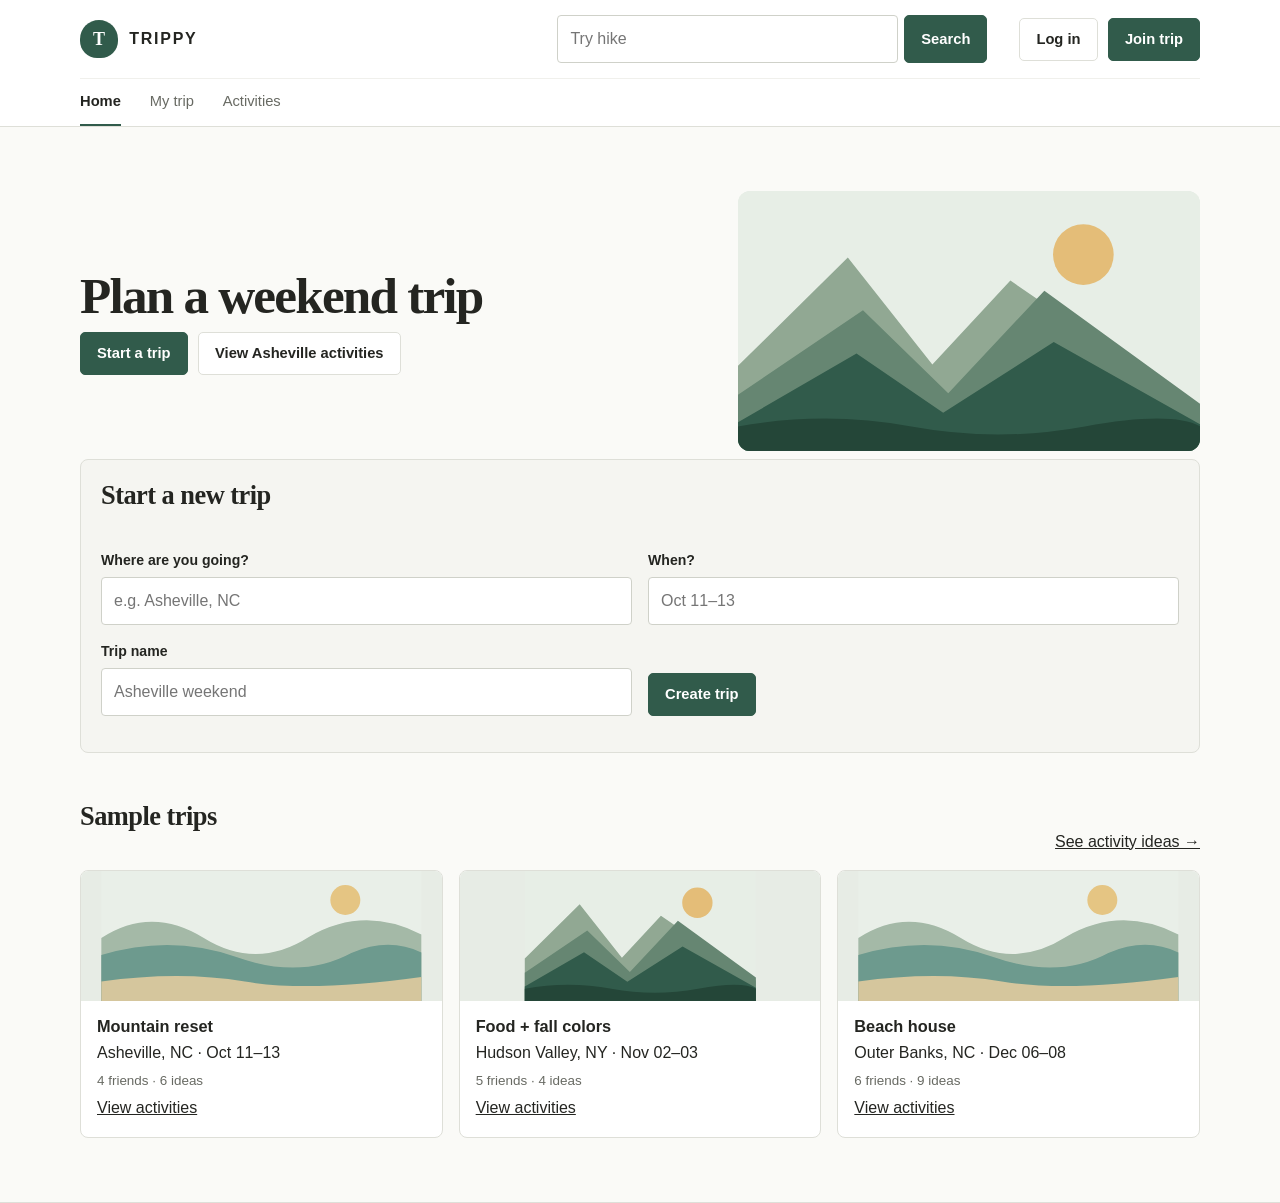
<file: project3/index.html>
<!doctype html>
<html lang="en">
<head>
  <meta charset="utf-8">
  <meta name="viewport" content="width=device-width, initial-scale=1">
  <meta name="description" content="Weekend trip planner.">
  <title>Discover a trip | Trippy</title>
  <link rel="stylesheet" href="styles.css">
  <script src="jquery-3.7.1.min.js" defer></script>
  <script src="app.js" defer></script>
</head>
<body>
  <a class="skip-link" href="#main">Skip to main content</a>
  <header class="site-header">
    <div class="shell header-top">
      <a class="brand" href="index.html" aria-label="Trippy home"><span class="brand-mark" aria-hidden="true">T</span><span>TRIPPY</span></a>
      <form class="search" action="results.html" method="get" role="search"><label class="skip-link" for="site-search">Search activities</label><div class="search-controls"><input id="site-search" name="q" type="search" placeholder="Try hike" required><button type="submit">Search</button></div></form>
      <div class="account"><a class="button secondary" href="dashboard.html">Log in</a><a class="button" href="dashboard.html">Join trip</a></div>
    </div>
    <nav class="shell site-nav" aria-label="Primary navigation"><a href="index.html" aria-current="page">Home</a><a href="dashboard.html">My trip</a><a href="list.html">Activities</a></nav>
  </header>
  <main id="main" class="shell">
<section class="trip-hero">
 <div><h1>Plan a weekend trip</h1><div class="button-row"><a class="button" href="dashboard.html">Start a trip</a><a class="button secondary" href="list.html">View Asheville activities</a></div>
 </div>
 <div class="hero-art"><svg viewBox="0 0 640 360" role="img" aria-label="Blue Ridge mountains at sunrise. Layered green mountain ridges beneath a pale sunrise." xmlns="http://www.w3.org/2000/svg"><rect width="640" height="360" fill="#e7eee6"/><circle cx="478" cy="88" r="42" fill="#e4bd78"/><path d="M0 242 152 92l117 148 108-116 263 180v56H0Z" fill="#91a893"/><path d="m0 282 173-117 118 115 133-142 216 157v65H0Z" fill="#668672"/><path d="m0 320 164-95 120 82 153-98 203 114v37H0Z" fill="#315b4b"/><path d="M0 326q120-22 240 0t240 0 160 0v34H0Z" fill="#244638"/></svg></div>
</section>
<section class="panel" aria-labelledby="start-trip-title"><div class="section-head"><div><h2 id="start-trip-title">Start a new trip</h2></div></div><form action="dashboard.html" method="get" class="form-grid"><div class="form-field"><label for="destination">Where are you going?</label><input id="destination" name="destination" placeholder="e.g. Asheville, NC" required></div><div class="form-field"><label for="trip-dates">When?</label><input id="trip-dates" name="dates" placeholder="Oct 11–13" required></div><div class="form-field"><label for="trip-name">Trip name</label><input id="trip-name" name="trip" placeholder="Asheville weekend"></div><div class="form-field align-end"><button type="submit">Create trip</button></div></form></section>
<section class="section"><div class="section-head"><div><h2>Sample trips</h2></div><a href="list.html">See activity ideas →</a></div><div class="grid grid-3">
 <article class="card trip-card"><div class="trip-card-art"><svg viewBox="0 0 640 260" role="img" aria-label="Coastal weekend landscape. A calm blue inlet, sandy shore, and distant green hills." xmlns="http://www.w3.org/2000/svg"><rect width="640" height="260" fill="#e9efe8"/><circle cx="488" cy="58" r="30" fill="#e5c583"/><path d="M0 134q100-65 205 0t210-2q110-64 225-5v133H0Z" fill="#a4b9a7"/><path d="M0 168q140-42 270 4t230-8q75-32 140-1v97H0Z" fill="#6d9a8e"/><path d="M0 221q156-22 287 0t353-9v48H0Z" fill="#d5c69d"/></svg></div><div class="card-pad"><h3>Mountain reset</h3><p>Asheville, NC · Oct 11–13</p><p class="small muted">4 friends · 6 ideas</p><a href="list.html">View activities</a></div></article>
 <article class="card trip-card"><div class="trip-card-art"><svg viewBox="0 0 640 360" role="img" aria-label="Blue Ridge mountains at sunrise. Layered green mountain ridges beneath a pale sunrise." xmlns="http://www.w3.org/2000/svg"><rect width="640" height="360" fill="#e7eee6"/><circle cx="478" cy="88" r="42" fill="#e4bd78"/><path d="M0 242 152 92l117 148 108-116 263 180v56H0Z" fill="#91a893"/><path d="m0 282 173-117 118 115 133-142 216 157v65H0Z" fill="#668672"/><path d="m0 320 164-95 120 82 153-98 203 114v37H0Z" fill="#315b4b"/><path d="M0 326q120-22 240 0t240 0 160 0v34H0Z" fill="#244638"/></svg></div><div class="card-pad"><h3>Food + fall colors</h3><p>Hudson Valley, NY · Nov 02–03</p><p class="small muted">5 friends · 4 ideas</p><a href="list.html">View activities</a></div></article>
 <article class="card trip-card"><div class="trip-card-art"><svg viewBox="0 0 640 260" role="img" aria-label="Coastal weekend landscape. A calm blue inlet, sandy shore, and distant green hills." xmlns="http://www.w3.org/2000/svg"><rect width="640" height="260" fill="#e9efe8"/><circle cx="488" cy="58" r="30" fill="#e5c583"/><path d="M0 134q100-65 205 0t210-2q110-64 225-5v133H0Z" fill="#a4b9a7"/><path d="M0 168q140-42 270 4t230-8q75-32 140-1v97H0Z" fill="#6d9a8e"/><path d="M0 221q156-22 287 0t353-9v48H0Z" fill="#d5c69d"/></svg></div><div class="card-pad"><h3>Beach house</h3><p>Outer Banks, NC · Dec 06–08</p><p class="small muted">6 friends · 9 ideas</p><a href="list.html">View activities</a></div></article>
</div></section></main>
  <footer></footer>
</body>
</html>
</file>
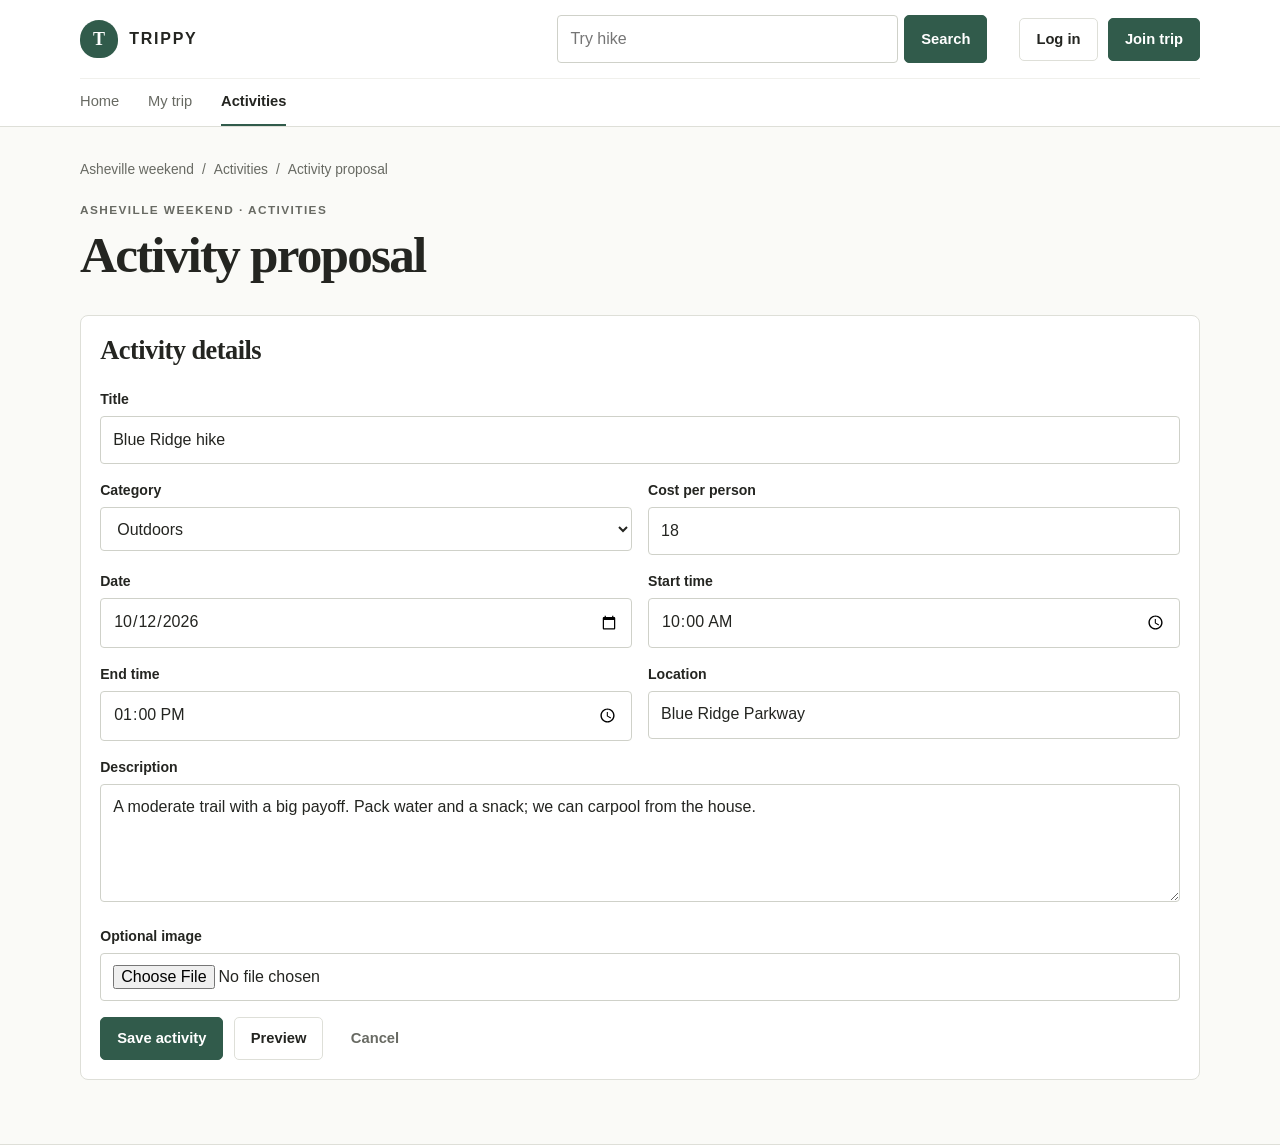
<file: project3/add.html>
<!doctype html>
<html lang="en">
<head>
  <meta charset="utf-8">
  <meta name="viewport" content="width=device-width, initial-scale=1">
  <meta name="description" content="Weekend trip planner.">
  <title>Activity proposal | Trippy</title>
  <link rel="stylesheet" href="styles.css">
  <script src="jquery-3.7.1.min.js" defer></script>
  <script src="app.js" defer></script>
</head>
<body>
  <a class="skip-link" href="#main">Skip to main content</a>
  <header class="site-header">
    <div class="shell header-top">
      <a class="brand" href="index.html" aria-label="Trippy home"><span class="brand-mark" aria-hidden="true">T</span><span>TRIPPY</span></a>
      <form class="search" action="results.html" method="get" role="search"><label class="skip-link" for="site-search">Search activities</label><div class="search-controls"><input id="site-search" name="q" type="search" placeholder="Try hike" required><button type="submit">Search</button></div></form>
      <div class="account"><a class="button secondary" href="dashboard.html">Log in</a><a class="button" href="dashboard.html">Join trip</a></div>
    </div>
    <nav class="shell site-nav" aria-label="Primary navigation"><a href="index.html">Home</a><a href="dashboard.html">My trip</a><a href="list.html" aria-current="page">Activities</a></nav>
  </header>
  <main id="main" class="shell"><div class="breadcrumb"><a href="dashboard.html">Asheville weekend</a><span aria-hidden="true">/</span><a href="list.html">Activities</a><span aria-hidden="true">/</span><span>Activity proposal</span></div><div class="page-title"><div><p class="eyebrow">Asheville weekend · Activities</p><h1>Activity proposal</h1></div></div>
<form action="detail.html" method="get" class="card card-pad"><h2>Activity details</h2><div class="form-grid"><div class="form-field wide"><label for="title">Title</label><input id="title" name="title" placeholder="e.g. Blue Ridge hike" value="Blue Ridge hike" required></div><div class="form-field"><label for="category">Category</label><select id="category" name="category"><option>Outdoors</option><option>Food + drink</option><option>Explore</option><option>Events</option></select></div><div class="form-field"><label for="cost">Cost per person</label><input id="cost" name="cost" type="number" min="0" step="0.01" value="18"></div><div class="form-field"><label for="date">Date</label><input id="date" name="date" type="date" value="2026-10-12"></div><div class="form-field"><label for="start">Start time</label><input id="start" name="start" type="time" value="10:00"></div><div class="form-field"><label for="end">End time</label><input id="end" name="end" type="time" value="13:00"></div><div class="form-field"><label for="location">Location</label><input id="location" name="location" value="Blue Ridge Parkway"></div><div class="form-field wide"><label for="description">Description</label><textarea id="description" name="description">A moderate trail with a big payoff. Pack water and a snack; we can carpool from the house.</textarea></div><div class="form-field wide"><label for="image">Optional image</label><input id="image" name="image" type="file" accept="image/*"></div></div><div class="button-row"><button type="submit">Save activity</button><a class="button secondary" href="detail.html">Preview</a><a class="button quiet" href="list.html">Cancel</a></div></form>
</main>
  <footer></footer>
</body>
</html>
</file>
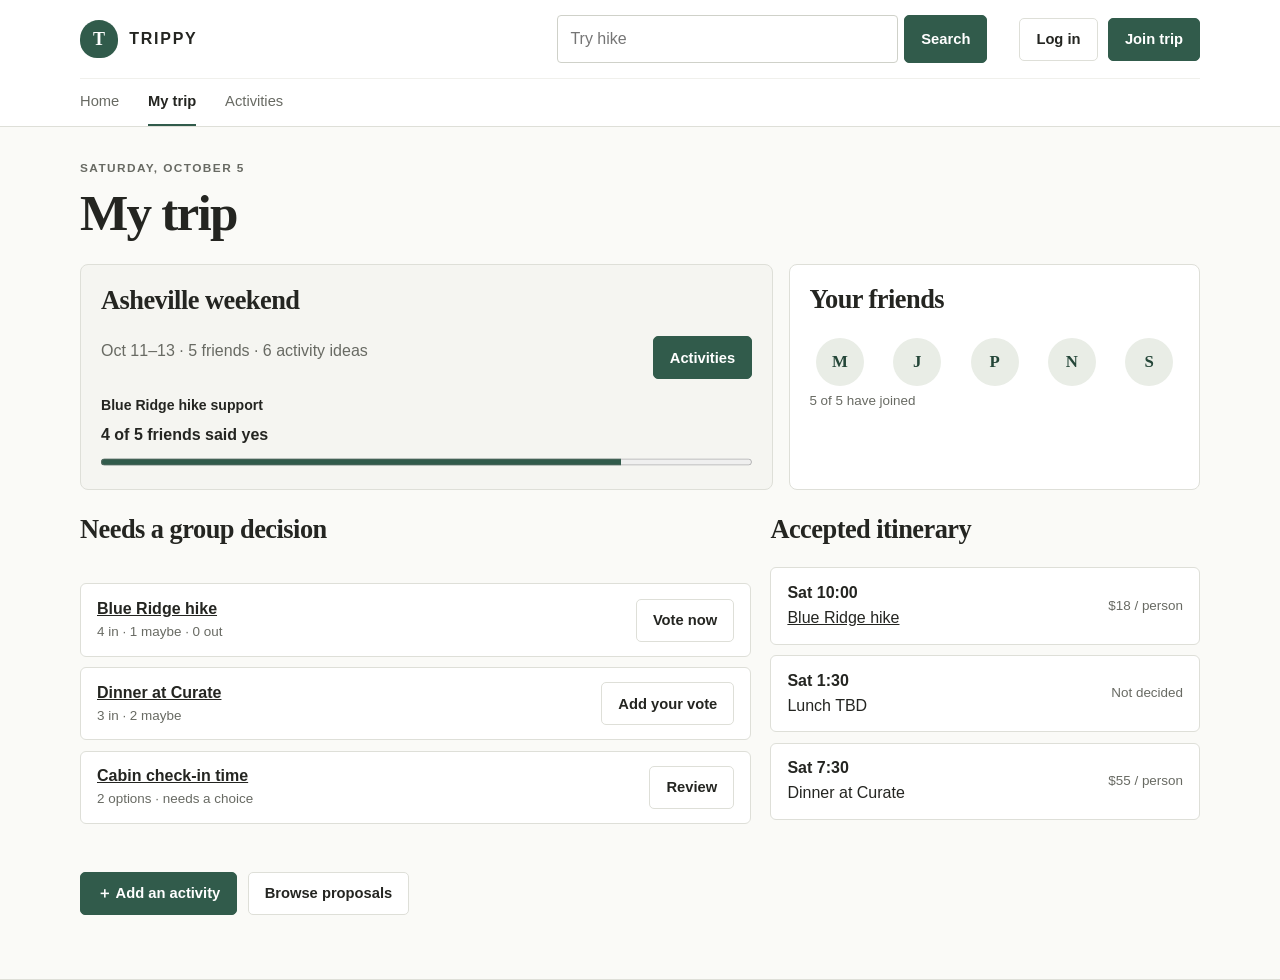
<file: project3/dashboard.html>
<!doctype html>
<html lang="en">
<head>
  <meta charset="utf-8">
  <meta name="viewport" content="width=device-width, initial-scale=1">
  <meta name="description" content="Weekend trip planner.">
  <title>Trip dashboard | Trippy</title>
  <link rel="stylesheet" href="styles.css">
  <script src="jquery-3.7.1.min.js" defer></script>
  <script src="app.js" defer></script>
</head>
<body>
  <a class="skip-link" href="#main">Skip to main content</a>
  <header class="site-header">
    <div class="shell header-top">
      <a class="brand" href="index.html" aria-label="Trippy home"><span class="brand-mark" aria-hidden="true">T</span><span>TRIPPY</span></a>
      <form class="search" action="results.html" method="get" role="search"><label class="skip-link" for="site-search">Search activities</label><div class="search-controls"><input id="site-search" name="q" type="search" placeholder="Try hike" required><button type="submit">Search</button></div></form>
      <div class="account"><a class="button secondary" href="dashboard.html">Log in</a><a class="button" href="dashboard.html">Join trip</a></div>
    </div>
    <nav class="shell site-nav" aria-label="Primary navigation"><a href="index.html">Home</a><a href="dashboard.html" aria-current="page">My trip</a><a href="list.html">Activities</a></nav>
  </header>
  <main id="main" class="shell"><p class="eyebrow">Saturday, October 5</p><h1>My trip</h1><div class="dashboard-top"><section class="panel"><div class="section-head"><div><h2>Asheville weekend</h2><p class="muted">Oct 11–13 · 5 friends · 6 activity ideas</p></div><a class="button" href="list.html">Activities</a></div><label for="progress">Blue Ridge hike support</label><p class="progress-caption">4 of 5 friends said yes</p><progress id="progress" value="4" max="5">4 of 5 friends said yes</progress></section><section class="card card-pad"><h2>Your friends</h2><div class="avatar-row"><span class="avatar">M</span><span class="avatar">J</span><span class="avatar">P</span><span class="avatar">N</span><span class="avatar">S</span></div><p class="small muted">5 of 5 have joined</p></section></div>
<div class="dashboard-columns"><section><div class="section-head"><div><h2>Needs a group decision</h2></div></div><div class="decision-list"><article class="decision"><div><strong><a href="detail.html">Blue Ridge hike</a></strong><div class="small muted">4 in · 1 maybe · 0 out</div></div><a class="button secondary" href="detail.html">Vote now</a></article><article class="decision"><div><strong><a href="detail.html">Dinner at Curate</a></strong><div class="small muted">3 in · 2 maybe</div></div><a class="button secondary" href="detail.html">Add your vote</a></article><article class="decision"><div><strong><a href="list.html">Cabin check-in time</a></strong><div class="small muted">2 options · needs a choice</div></div><a class="button secondary" href="detail.html">Review</a></article></div><div class="section button-row"><a class="button" href="add.html">＋ Add an activity</a><a class="button secondary" href="list.html">Browse proposals</a></div></section><section><h2>Accepted itinerary</h2><div class="itinerary"><article class="itinerary-item"><span><strong>Sat 10:00</strong><br><a href="detail.html">Blue Ridge hike</a></span><span class="small muted">$18 / person</span></article><article class="itinerary-item"><span><strong>Sat 1:30</strong><br>Lunch TBD</span><span class="small muted">Not decided</span></article><article class="itinerary-item"><span><strong>Sat 7:30</strong><br>Dinner at Curate</span><span class="small muted">$55 / person</span></article></div></section></div></main>
  <footer></footer>
</body>
</html>
</file>
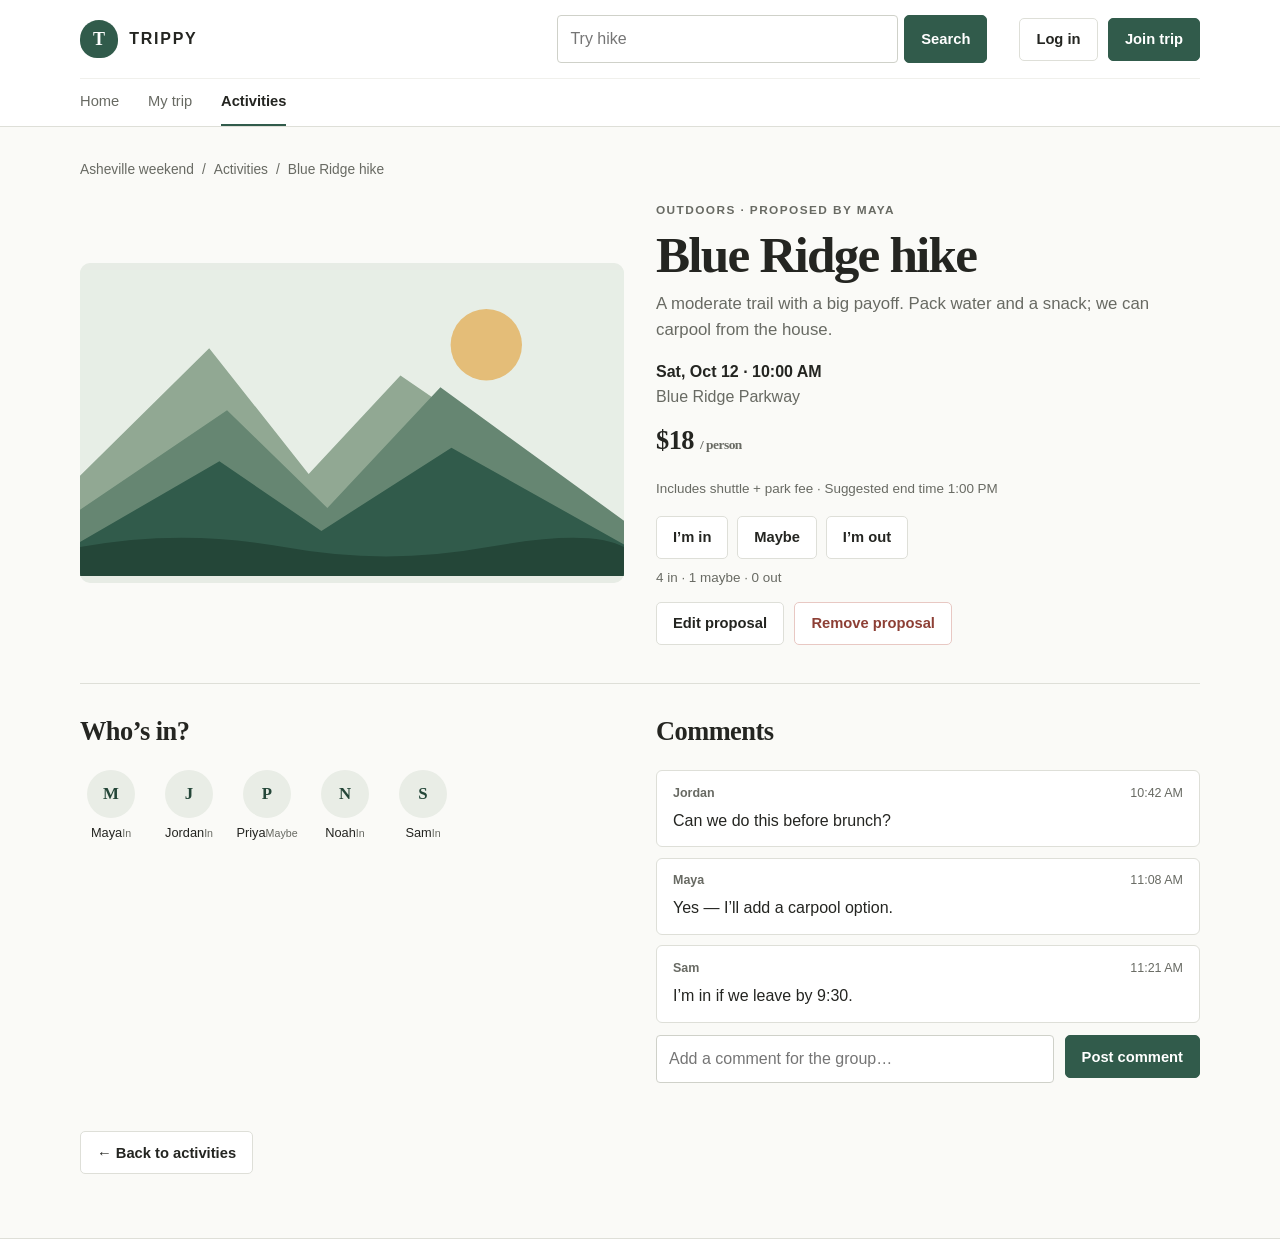
<file: project3/detail.html>
<!doctype html>
<html lang="en">
<head>
  <meta charset="utf-8">
  <meta name="viewport" content="width=device-width, initial-scale=1">
  <meta name="description" content="Weekend trip planner.">
  <title>Blue Ridge hike | Trippy</title>
  <link rel="stylesheet" href="styles.css">
  <script src="jquery-3.7.1.min.js" defer></script>
  <script src="app.js" defer></script>
</head>
<body>
  <a class="skip-link" href="#main">Skip to main content</a>
  <header class="site-header">
    <div class="shell header-top">
      <a class="brand" href="index.html" aria-label="Trippy home"><span class="brand-mark" aria-hidden="true">T</span><span>TRIPPY</span></a>
      <form class="search" action="results.html" method="get" role="search"><label class="skip-link" for="site-search">Search activities</label><div class="search-controls"><input id="site-search" name="q" type="search" placeholder="Try hike" required><button type="submit">Search</button></div></form>
      <div class="account"><a class="button secondary" href="dashboard.html">Log in</a><a class="button" href="dashboard.html">Join trip</a></div>
    </div>
    <nav class="shell site-nav" aria-label="Primary navigation"><a href="index.html">Home</a><a href="dashboard.html">My trip</a><a href="list.html" aria-current="page">Activities</a></nav>
  </header>
  <main id="main" class="shell"><div class="breadcrumb"><a href="dashboard.html">Asheville weekend</a><span aria-hidden="true">/</span><a href="list.html">Activities</a><span aria-hidden="true">/</span><span>Blue Ridge hike</span></div>
<section class="detail-top"><div class="detail-art"><svg viewBox="0 0 640 360" role="img" aria-label="Blue Ridge mountains at sunrise. Layered green mountain ridges beneath a pale sunrise." xmlns="http://www.w3.org/2000/svg"><rect width="640" height="360" fill="#e7eee6"/><circle cx="478" cy="88" r="42" fill="#e4bd78"/><path d="M0 242 152 92l117 148 108-116 263 180v56H0Z" fill="#91a893"/><path d="m0 282 173-117 118 115 133-142 216 157v65H0Z" fill="#668672"/><path d="m0 320 164-95 120 82 153-98 203 114v37H0Z" fill="#315b4b"/><path d="M0 326q120-22 240 0t240 0 160 0v34H0Z" fill="#244638"/></svg></div><div><p class="eyebrow">Outdoors · Proposed by Maya</p><h1>Blue Ridge hike</h1><p class="lede">A moderate trail with a big payoff. Pack water and a snack; we can carpool from the house.</p><p><strong>Sat, Oct 12 · 10:00 AM</strong><br><span class="muted">Blue Ridge Parkway</span></p><h2>$18 <span class="small muted">/ person</span></h2><p class="small muted">Includes shuttle + park fee · Suggested end time 1:00 PM</p><div class="vote-group" aria-label="Your RSVP"><button type="button" class="secondary vote-option" data-vote="in" aria-pressed="false">I’m in</button><button type="button" class="secondary vote-option" data-vote="maybe" aria-pressed="false">Maybe</button><button type="button" class="secondary vote-option" data-vote="out" aria-pressed="false">I’m out</button></div><p class="small muted vote-counts">4 in · 1 maybe · 0 out</p><div class="button-row"><a class="button secondary" href="add.html">Edit proposal</a><a class="button danger" href="list.html">Remove proposal</a></div></div></section>
<section class="split-section"><div><h2>Who’s in?</h2><div class="avatar-row"><div class="person"><span class="avatar">M</span>Maya<small class="muted">In</small></div><div class="person"><span class="avatar">J</span>Jordan<small class="muted">In</small></div><div class="person"><span class="avatar">P</span>Priya<small class="muted">Maybe</small></div><div class="person"><span class="avatar">N</span>Noah<small class="muted">In</small></div><div class="person"><span class="avatar">S</span>Sam<small class="muted">In</small></div></div></div><div><h2>Comments</h2><article class="comment"><div class="comment-head"><strong>Jordan</strong><time datetime="10:42">10:42 AM</time></div><p>Can we do this before brunch?</p></article><article class="comment"><div class="comment-head"><strong>Maya</strong><time datetime="11:08">11:08 AM</time></div><p>Yes — I’ll add a carpool option.</p></article><article class="comment"><div class="comment-head"><strong>Sam</strong><time datetime="11:21">11:21 AM</time></div><p>I’m in if we leave by 9:30.</p></article><form class="comment-form" action="detail.html" method="get"><div><label class="skip-link" for="comment">Add a comment for the group</label><input id="comment" name="comment" placeholder="Add a comment for the group…"></div><button type="submit">Post comment</button></form></div></section>
<div class="section button-row"><a class="button secondary" href="list.html">← Back to activities</a></div></main>
  <footer></footer>
</body>
</html>
</file>
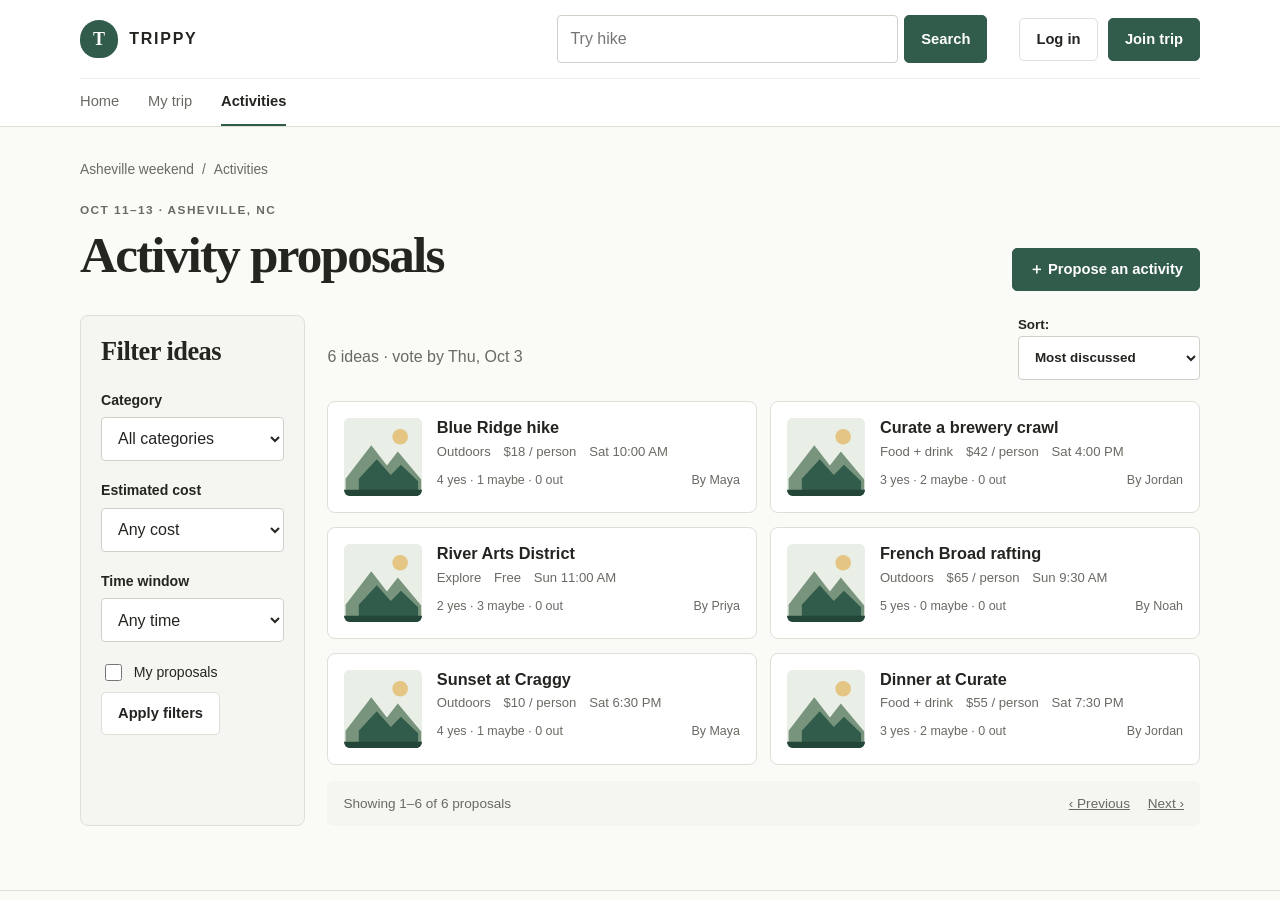
<file: project3/list.html>
<!doctype html>
<html lang="en">
<head>
  <meta charset="utf-8">
  <meta name="viewport" content="width=device-width, initial-scale=1">
  <meta name="description" content="Weekend trip planner.">
  <title>Activity proposals | Trippy</title>
  <link rel="stylesheet" href="styles.css">
  <script src="jquery-3.7.1.min.js" defer></script>
  <script src="app.js" defer></script>
</head>
<body>
  <a class="skip-link" href="#main">Skip to main content</a>
  <header class="site-header">
    <div class="shell header-top">
      <a class="brand" href="index.html" aria-label="Trippy home"><span class="brand-mark" aria-hidden="true">T</span><span>TRIPPY</span></a>
      <form class="search" action="results.html" method="get" role="search"><label class="skip-link" for="site-search">Search activities</label><div class="search-controls"><input id="site-search" name="q" type="search" placeholder="Try hike" required><button type="submit">Search</button></div></form>
      <div class="account"><a class="button secondary" href="dashboard.html">Log in</a><a class="button" href="dashboard.html">Join trip</a></div>
    </div>
    <nav class="shell site-nav" aria-label="Primary navigation"><a href="index.html">Home</a><a href="dashboard.html">My trip</a><a href="list.html" aria-current="page">Activities</a></nav>
  </header>
  <main id="main" class="shell"><div class="breadcrumb"><a href="dashboard.html">Asheville weekend</a><span aria-hidden="true">/</span><span>Activities</span></div><div class="page-title"><div><p class="eyebrow">Oct 11–13 · Asheville, NC</p><h1>Activity proposals</h1></div><a class="button" href="add.html">＋ Propose an activity</a></div>
<div class="listing-layout"><aside class="panel filters" aria-labelledby="filters-title"><h2 id="filters-title">Filter ideas</h2><form action="list.html" method="get"><div class="form-field"><label for="category">Category</label><select id="category" name="category" aria-controls="activity-grid"><option>All categories</option><option>Food + drink</option><option>Outdoors</option><option>Explore</option><option>Events</option></select></div><div class="form-field"><label for="cost">Estimated cost</label><select id="cost" name="cost"><option>Any cost</option><option>Free</option><option>Under $25</option><option>$25–$50</option><option>Over $50</option></select></div><div class="form-field"><label for="time">Time window</label><select id="time" name="time"><option>Any time</option><option>Saturday morning</option><option>Saturday afternoon</option><option>Sunday</option></select></div><label class="checkline"><input type="checkbox" name="mine"> My proposals</label><button type="submit" class="secondary">Apply filters</button></form></aside>
<section aria-label="Activity ideas"><div class="section-head"><p class="muted">6 ideas · vote by Thu, Oct 3</p><label class="small">Sort: <select aria-label="Sort activity ideas"><option>Most discussed</option><option>Lowest cost</option><option>Time</option></select></label></div><div class="activity-grid" id="activity-grid"><a class="card activity-card" href="detail.html"><div class="activity-thumb"><svg viewBox="0 0 100 100" role="img" aria-label="Illustration of a mountain trail"><rect width="100" height="100" fill="#e9eee7"/><circle cx="72" cy="24" r="10" fill="#e5c583"/><path d="M2 78 35 35l20 26 14-18 30 36v21H2Z" fill="#78947d"/><path d="m19 78 23-25 18 20 13-13 22 21v19H19Z" fill="#315b4b"/><path d="M0 92h100v8H0Z" fill="#244638"/></svg></div><div class="activity-info"><h3>Blue Ridge hike</h3><div class="activity-meta"><span>Outdoors</span><span>$18 / person</span><span>Sat 10:00 AM</span></div><div class="activity-bottom"><span>4 yes · 1 maybe · 0 out</span><span>By Maya</span></div></div></a><a class="card activity-card" href="detail.html"><div class="activity-thumb"><svg viewBox="0 0 100 100" role="img" aria-label="Illustration of a mountain trail"><rect width="100" height="100" fill="#e9eee7"/><circle cx="72" cy="24" r="10" fill="#e5c583"/><path d="M2 78 35 35l20 26 14-18 30 36v21H2Z" fill="#78947d"/><path d="m19 78 23-25 18 20 13-13 22 21v19H19Z" fill="#315b4b"/><path d="M0 92h100v8H0Z" fill="#244638"/></svg></div><div class="activity-info"><h3>Curate a brewery crawl</h3><div class="activity-meta"><span>Food + drink</span><span>$42 / person</span><span>Sat 4:00 PM</span></div><div class="activity-bottom"><span>3 yes · 2 maybe · 0 out</span><span>By Jordan</span></div></div></a><a class="card activity-card" href="detail.html"><div class="activity-thumb"><svg viewBox="0 0 100 100" role="img" aria-label="Illustration of a mountain trail"><rect width="100" height="100" fill="#e9eee7"/><circle cx="72" cy="24" r="10" fill="#e5c583"/><path d="M2 78 35 35l20 26 14-18 30 36v21H2Z" fill="#78947d"/><path d="m19 78 23-25 18 20 13-13 22 21v19H19Z" fill="#315b4b"/><path d="M0 92h100v8H0Z" fill="#244638"/></svg></div><div class="activity-info"><h3>River Arts District</h3><div class="activity-meta"><span>Explore</span><span>Free</span><span>Sun 11:00 AM</span></div><div class="activity-bottom"><span>2 yes · 3 maybe · 0 out</span><span>By Priya</span></div></div></a><a class="card activity-card" href="detail.html"><div class="activity-thumb"><svg viewBox="0 0 100 100" role="img" aria-label="Illustration of a mountain trail"><rect width="100" height="100" fill="#e9eee7"/><circle cx="72" cy="24" r="10" fill="#e5c583"/><path d="M2 78 35 35l20 26 14-18 30 36v21H2Z" fill="#78947d"/><path d="m19 78 23-25 18 20 13-13 22 21v19H19Z" fill="#315b4b"/><path d="M0 92h100v8H0Z" fill="#244638"/></svg></div><div class="activity-info"><h3>French Broad rafting</h3><div class="activity-meta"><span>Outdoors</span><span>$65 / person</span><span>Sun 9:30 AM</span></div><div class="activity-bottom"><span>5 yes · 0 maybe · 0 out</span><span>By Noah</span></div></div></a><a class="card activity-card" href="detail.html"><div class="activity-thumb"><svg viewBox="0 0 100 100" role="img" aria-label="Illustration of a mountain trail"><rect width="100" height="100" fill="#e9eee7"/><circle cx="72" cy="24" r="10" fill="#e5c583"/><path d="M2 78 35 35l20 26 14-18 30 36v21H2Z" fill="#78947d"/><path d="m19 78 23-25 18 20 13-13 22 21v19H19Z" fill="#315b4b"/><path d="M0 92h100v8H0Z" fill="#244638"/></svg></div><div class="activity-info"><h3>Sunset at Craggy</h3><div class="activity-meta"><span>Outdoors</span><span>$10 / person</span><span>Sat 6:30 PM</span></div><div class="activity-bottom"><span>4 yes · 1 maybe · 0 out</span><span>By Maya</span></div></div></a><a class="card activity-card" href="detail.html"><div class="activity-thumb"><svg viewBox="0 0 100 100" role="img" aria-label="Illustration of a mountain trail"><rect width="100" height="100" fill="#e9eee7"/><circle cx="72" cy="24" r="10" fill="#e5c583"/><path d="M2 78 35 35l20 26 14-18 30 36v21H2Z" fill="#78947d"/><path d="m19 78 23-25 18 20 13-13 22 21v19H19Z" fill="#315b4b"/><path d="M0 92h100v8H0Z" fill="#244638"/></svg></div><div class="activity-info"><h3>Dinner at Curate</h3><div class="activity-meta"><span>Food + drink</span><span>$55 / person</span><span>Sat 7:30 PM</span></div><div class="activity-bottom"><span>3 yes · 2 maybe · 0 out</span><span>By Jordan</span></div></div></a></div><div class="pager"><span>Showing 1–6 of 6 proposals</span><span><a href="list.html">‹ Previous</a>　 <a href="list.html">Next ›</a></span></div></section></div>
</main>
  <footer></footer>
</body>
</html>
</file>
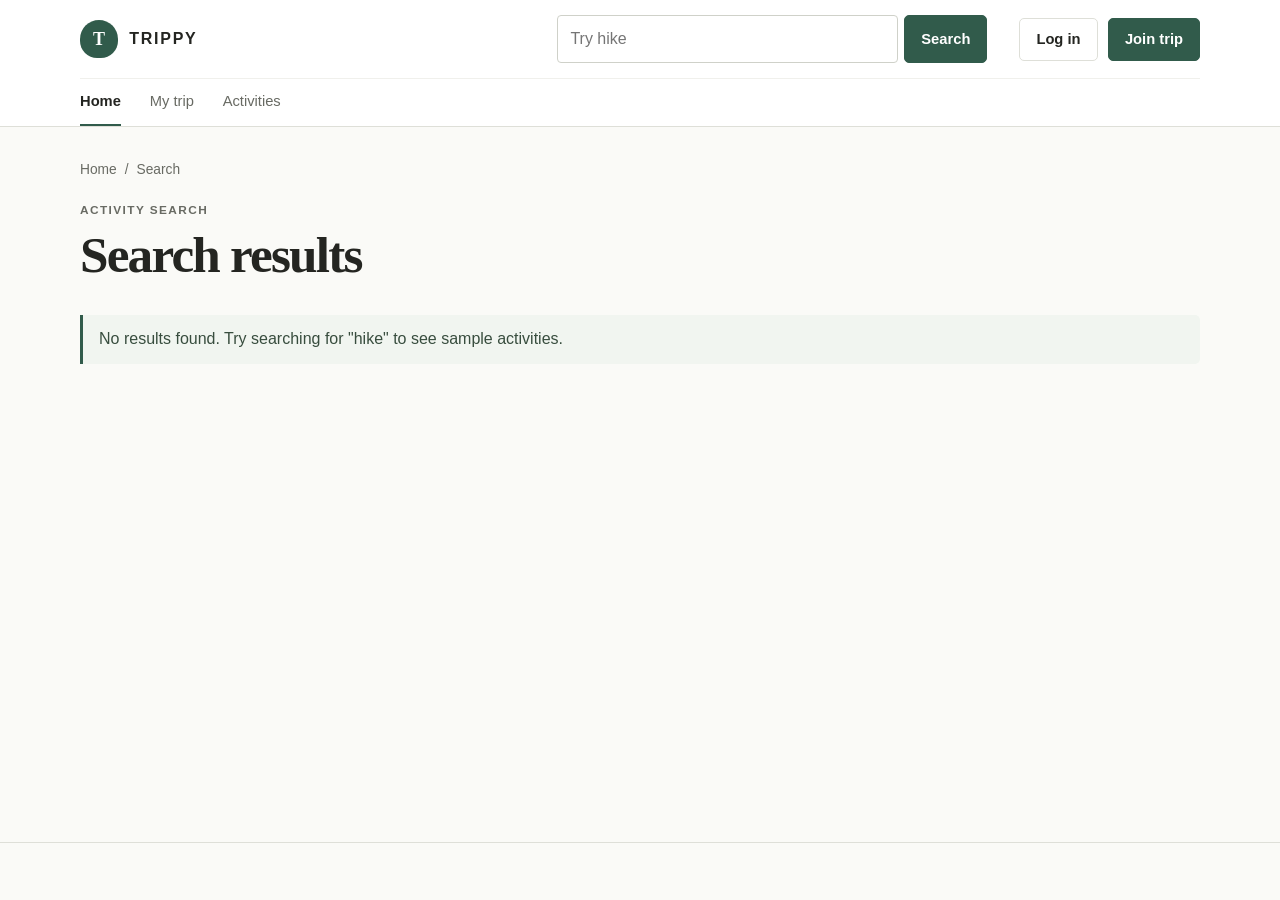
<file: project3/results.html>
<!doctype html>
<html lang="en">
<head>
  <meta charset="utf-8">
  <meta name="viewport" content="width=device-width, initial-scale=1">
  <meta name="description" content="Weekend trip planner.">
  <title>Search results | Trippy</title>
  <link rel="stylesheet" href="styles.css">
  <script src="jquery-3.7.1.min.js" defer></script>
  <script src="app.js" defer></script>
</head>
<body>
  <a class="skip-link" href="#main">Skip to main content</a>
  <header class="site-header">
    <div class="shell header-top">
      <a class="brand" href="index.html" aria-label="Trippy home"><span class="brand-mark" aria-hidden="true">T</span><span>TRIPPY</span></a>
      <form class="search" action="results.html" method="get" role="search"><label class="skip-link" for="site-search">Search activities</label><div class="search-controls"><input id="site-search" name="q" type="search" placeholder="Try hike" required><button type="submit">Search</button></div></form>
      <div class="account"><a class="button secondary" href="dashboard.html">Log in</a><a class="button" href="dashboard.html">Join trip</a></div>
    </div>
    <nav class="shell site-nav" aria-label="Primary navigation"><a href="index.html" aria-current="page">Home</a><a href="dashboard.html">My trip</a><a href="list.html">Activities</a></nav>
  </header>
  <main id="main" class="shell"><div class="breadcrumb"><a href="index.html">Home</a><span aria-hidden="true">/</span><span>Search</span></div><div class="page-title"><div><p class="eyebrow">Activity search</p><h1 id="results-title">Search results</h1></div></div><div id="search-results" aria-live="polite"></div></main>
  <footer></footer>
</body>
</html>
</file>
<file: project3/styles.css>
:root {
  color-scheme: light;
  --ink: #242521;
  --muted: #686a63;
  --line: #dedfd8;
  --soft: #f5f5f1;
  --paper: #fff;
  --accent: #315b4b;
  --accent-dark: #244638;
  --warm: #e9ede6;
  --danger: #8d3f35;
  --serif: Georgia, "Times New Roman", serif;
  --sans: Arial, Helvetica, sans-serif;
}
* { box-sizing: border-box; }
body { margin: 0; color: var(--ink); background: #fafaf7; font: 16px/1.55 var(--sans); }
a { color: inherit; }
a:focus-visible, button:focus-visible, input:focus-visible, select:focus-visible, textarea:focus-visible { outline: 3px solid #bf7b34; outline-offset: 3px; }
.skip-link { position: absolute; left: 1rem; top: -5rem; z-index: 10; padding: .75rem 1rem; background: white; }
.skip-link:focus { top: 1rem; }
.shell { width: min(1120px, calc(100% - 40px)); margin: 0 auto; }
.site-header { background: var(--paper); border-bottom: 1px solid var(--line); }
.header-top { display: flex; align-items: center; gap: 2rem; min-height: 78px; }
.brand { display: inline-flex; align-items: center; gap: .7rem; text-decoration: none; font-weight: 800; letter-spacing: .11em; }
.brand-mark { display: grid; place-items: center; width: 38px; height: 38px; border-radius: 50% 50% 45% 45%; color: white; background: var(--accent); font: 700 18px var(--serif); letter-spacing: 0; }
.brand small { display: block; color: var(--muted); font: 12px var(--sans); letter-spacing: 0; font-weight: 400; }
.search { flex: 1; max-width: 430px; margin-left: auto; }
.search input { width: 100%; }
.account { display: flex; gap: .65rem; align-items: center; }
.site-nav { display: flex; gap: 1.8rem; min-height: 48px; align-items: center; border-top: 1px solid #f0f0ec; }
.site-nav a { text-decoration: none; color: var(--muted); font-size: .92rem; padding: .7rem 0; border-bottom: 2px solid transparent; }
.site-nav a[aria-current="page"] { color: var(--ink); border-color: var(--accent); font-weight: 700; }
main { min-height: calc(100vh - 185px); padding: 2rem 0 4rem; }
footer { border-top: 1px solid var(--line); background: var(--paper); color: var(--muted); font-size: .85rem; }
.footer-inner { display: flex; justify-content: space-between; gap: 1rem; padding: 1.4rem 0; }
.footer-links { display: flex; gap: 1.25rem; }
.footer-links a { text-decoration: none; }
.eyebrow { margin: 0 0 .45rem; color: var(--muted); text-transform: uppercase; letter-spacing: .12em; font-size: .74rem; font-weight: 700; }
h1, h2, h3, p { margin-top: 0; }
h1, h2, h3 { line-height: 1.15; }
h1 { margin-bottom: .55rem; font: 700 clamp(2rem, 4vw, 3.25rem)/1.08 var(--serif); letter-spacing: -.035em; }
h2 { font: 700 1.65rem/1.2 var(--serif); letter-spacing: -.02em; }
h3 { font-size: 1.02rem; }
.lede { max-width: 650px; color: var(--muted); font-size: 1.05rem; }
.muted { color: var(--muted); }
.small { font-size: .84rem; }
.button, button { display: inline-flex; align-items: center; justify-content: center; gap: .4rem; min-height: 43px; padding: .62rem 1rem; border: 1px solid var(--accent); border-radius: 5px; color: white; background: var(--accent); font: 700 .92rem var(--sans); text-decoration: none; cursor: pointer; }
.button:hover, button:hover { background: var(--accent-dark); }
.button.secondary, button.secondary { color: var(--ink); background: white; border-color: var(--line); }
.button.secondary:hover, button.secondary:hover { background: var(--soft); }
.button.quiet { color: var(--muted); background: transparent; border-color: transparent; }
.button.danger { color: var(--danger); background: white; border-color: #e8c8c3; }
.button-row { display: flex; flex-wrap: wrap; gap: .65rem; align-items: center; }
input, select, textarea { width: 100%; min-height: 44px; padding: .65rem .75rem; border: 1px solid #cfd1c9; border-radius: 4px; color: var(--ink); background: white; font: inherit; }
textarea { min-height: 118px; resize: vertical; }
label { display: block; margin-bottom: .35rem; font-size: .88rem; font-weight: 700; }
fieldset { min-width: 0; margin: 0; padding: 0; border: 0; }
legend { margin-bottom: .5rem; font-weight: 700; }
.form-field { margin-bottom: 1rem; }
.card { background: var(--paper); border: 1px solid var(--line); border-radius: 8px; }
.card-pad { padding: 1.2rem; }
.panel { padding: 1.25rem; background: var(--soft); border: 1px solid var(--line); border-radius: 8px; }
.section { margin-top: 3rem; }
.section-head { display: flex; align-items: end; justify-content: space-between; gap: 1rem; margin-bottom: 1rem; }
.grid { display: grid; gap: 1rem; }
.grid-2 { grid-template-columns: repeat(2, minmax(0, 1fr)); }
.grid-3 { grid-template-columns: repeat(3, minmax(0, 1fr)); }
.grid-4 { grid-template-columns: repeat(4, minmax(0, 1fr)); }
.pill { display: inline-flex; align-items: center; padding: .22rem .62rem; border-radius: 99px; background: var(--warm); color: var(--accent-dark); font-size: .78rem; font-weight: 700; }
.trip-hero { display: grid; grid-template-columns: 1.15fr .85fr; gap: 2rem; align-items: center; padding: 2rem 0 .5rem; }
.hero-art { min-height: 260px; overflow: hidden; border-radius: 12px; background: #e9ede6; }
.hero-art svg { display: block; width: 100%; height: 100%; min-height: 260px; }
.steps { display: grid; grid-template-columns: repeat(3, 1fr); gap: .8rem; margin-top: 1.2rem; }
.step { padding: 1rem; border: 1px solid var(--line); border-radius: 8px; background: white; }
.step b { display: block; margin-bottom: .3rem; color: var(--accent); font: 700 1.4rem var(--serif); }
.trip-card { overflow: hidden; }
.trip-card-art { height: 130px; background: #e7ece5; }
.trip-card-art svg { width: 100%; height: 100%; }
.trip-card .card-pad { padding: 1rem; }
.trip-card h3 { margin-bottom: .3rem; }
.trip-card p { margin-bottom: .3rem; }
.breadcrumb { display: flex; gap: .5rem; margin-bottom: 1.3rem; color: var(--muted); font-size: .86rem; }
.breadcrumb a { text-decoration: none; }
.page-title { display: flex; justify-content: space-between; align-items: end; gap: 1.25rem; margin-bottom: 1.5rem; }
.listing-layout { display: grid; grid-template-columns: 225px 1fr; gap: 1.4rem; }
.filters .form-field { margin-bottom: 1.2rem; }
.checkline { display: flex; align-items: center; gap: .55rem; margin: .45rem 0; font-weight: 400; }
.checkline input { width: 17px; min-height: 17px; accent-color: var(--accent); }
.activity-grid { display: grid; grid-template-columns: repeat(2, minmax(0, 1fr)); gap: .85rem; }
.activity-card { display: flex; gap: .9rem; padding: 1rem; text-decoration: none; transition: border-color .15s, transform .15s; }
.activity-card:hover { border-color: #99a99e; transform: translateY(-2px); }
.activity-thumb { flex: 0 0 78px; height: 78px; overflow: hidden; border-radius: 6px; background: #e8ece6; }
.activity-thumb svg { width: 100%; height: 100%; }
.activity-info { min-width: 0; flex: 1; }
.activity-info h3 { margin-bottom: .3rem; }
.activity-meta { display: flex; flex-wrap: wrap; gap: .45rem .8rem; color: var(--muted); font-size: .82rem; }
.activity-bottom { display: flex; justify-content: space-between; gap: .5rem; margin-top: .55rem; color: var(--muted); font-size: .78rem; }
.pager { display: flex; align-items: center; justify-content: space-between; margin-top: 1rem; padding: .75rem 1rem; background: var(--soft); border-radius: 6px; color: var(--muted); font-size: .85rem; }
.detail-top { display: grid; grid-template-columns: 1fr 1fr; gap: 2rem; align-items: center; }
.detail-art { overflow: hidden; height: 320px; border-radius: 10px; background: #e7ece5; }
.detail-art svg { width: 100%; height: 100%; }
.vote-group { display: flex; flex-wrap: wrap; gap: .55rem; margin: 1rem 0 .55rem; }
.vote-group .button { min-width: 112px; }
.split-section { display: grid; grid-template-columns: 1fr 1fr; gap: 2rem; margin-top: 2.4rem; padding-top: 2rem; border-top: 1px solid var(--line); }
.avatar-row { display: flex; flex-wrap: wrap; gap: 1rem; }
.person { min-width: 62px; text-align: center; font-size: .8rem; }
.avatar { display: grid; place-items: center; width: 48px; height: 48px; margin: 0 auto .35rem; border-radius: 50%; background: var(--warm); color: var(--accent-dark); font: 700 1.05rem var(--serif); }
.comment { margin-bottom: .65rem; padding: .8rem 1rem; background: white; border: 1px solid var(--line); border-radius: 6px; }
.comment-head { display: flex; justify-content: space-between; color: var(--muted); font-size: .78rem; }
.comment p { margin: .35rem 0 0; }
.comment-form { display: grid; grid-template-columns: 1fr auto; gap: .65rem; margin-top: .8rem; align-items: start; }
.add-layout { display: grid; grid-template-columns: 1.4fr .8fr; gap: 1.25rem; align-items: start; }
.form-grid { display: grid; grid-template-columns: 1fr 1fr; gap: 0 1rem; }
.form-grid .wide { grid-column: 1 / -1; }
.add-aside { display: grid; gap: 1rem; }
.image-placeholder { display: grid; place-items: center; min-height: 190px; border: 1px dashed #aab5aa; border-radius: 8px; color: var(--muted); background: #f0f2ed; text-align: center; padding: 1rem; }
.image-placeholder strong { display: block; color: var(--accent); font: 700 1.3rem var(--serif); }
.dashboard-top { display: grid; grid-template-columns: 1.35fr .8fr; gap: 1rem; margin: 1.5rem 0; }
.progress-caption { margin: .2rem 0 .45rem; font-weight: 700; }
progress { display: block; width: 100%; height: 14px; accent-color: var(--accent); }
.decision-list, .itinerary { display: grid; gap: .65rem; }
.decision, .itinerary-item { display: flex; justify-content: space-between; align-items: center; gap: 1rem; padding: .8rem 1rem; background: white; border: 1px solid var(--line); border-radius: 6px; }
.dashboard-columns { display: grid; grid-template-columns: 1.25fr .8fr; gap: 1.2rem; }
.notice { padding: .75rem 1rem; border-left: 3px solid var(--accent); background: #f1f5f0; color: #384d3e; border-radius: 0 5px 5px 0; }
.inline-links { display: flex; gap: .9rem; flex-wrap: wrap; }
.inline-links a { color: var(--accent-dark); font-weight: 700; }
@media (max-width: 800px) {
  .shell { width: min(100% - 28px, 680px); }
  .header-top { flex-wrap: wrap; gap: .75rem; padding: 1rem 0; }
  .search { order: 3; flex-basis: 100%; max-width: none; }
  .account { margin-left: auto; }
  .site-nav { gap: 1.1rem; overflow-x: auto; white-space: nowrap; }
  .trip-hero, .detail-top, .add-layout, .dashboard-top, .dashboard-columns { grid-template-columns: 1fr; }
  .hero-art { order: -1; }
  .listing-layout { grid-template-columns: 1fr; }
  .filters { display: grid; grid-template-columns: repeat(2, 1fr); gap: 0 1rem; }
  .filters h2, .filters .form-field:last-child { grid-column: 1 / -1; }
}
@media (max-width: 560px) {
  body { font-size: 15px; }
  main { padding-top: 1.4rem; }
  .shell { width: calc(100% - 24px); }
  .site-nav { gap: 1rem; }
  .site-nav a { font-size: .84rem; }
  .grid-2, .grid-3, .grid-4, .activity-grid, .steps, .split-section { grid-template-columns: 1fr; }
  .page-title, .section-head { align-items: start; flex-direction: column; }
  .form-grid { grid-template-columns: 1fr; }
  .form-grid .wide { grid-column: auto; }
  .filters { grid-template-columns: 1fr; }
  .filters h2, .filters .form-field:last-child { grid-column: auto; }
  .activity-thumb { flex-basis: 62px; height: 62px; }
  .comment-form { grid-template-columns: 1fr; }
  .footer-inner { flex-direction: column; }
  .detail-art { height: 230px; }
}

.align-end { align-self: end; }
.soft-rule { margin: 1.2rem 0; border: 0; border-top: 1px solid var(--line); }

/* Project 3 behavior: search, filtering, and voting states. */
.search-controls { display: flex; gap: .4rem; }
.search-controls input { min-width: 0; }
.search-controls button { flex: 0 0 auto; }
.vote-option[aria-pressed="true"] { color: white; background: var(--accent); border-color: var(--accent); }
.feedback { margin: .65rem 0 1rem; color: var(--accent-dark); font-size: .92rem; }
.activity-card.is-hidden { display: none; }
.results-list { display: grid; gap: .85rem; max-width: 760px; }
.result-card { display: block; padding: 1.1rem; text-decoration: none; }
.result-card:hover { border-color: #99a99e; }
@media (max-width: 560px) { .search-controls button { padding-inline: .7rem; } }
</file>
